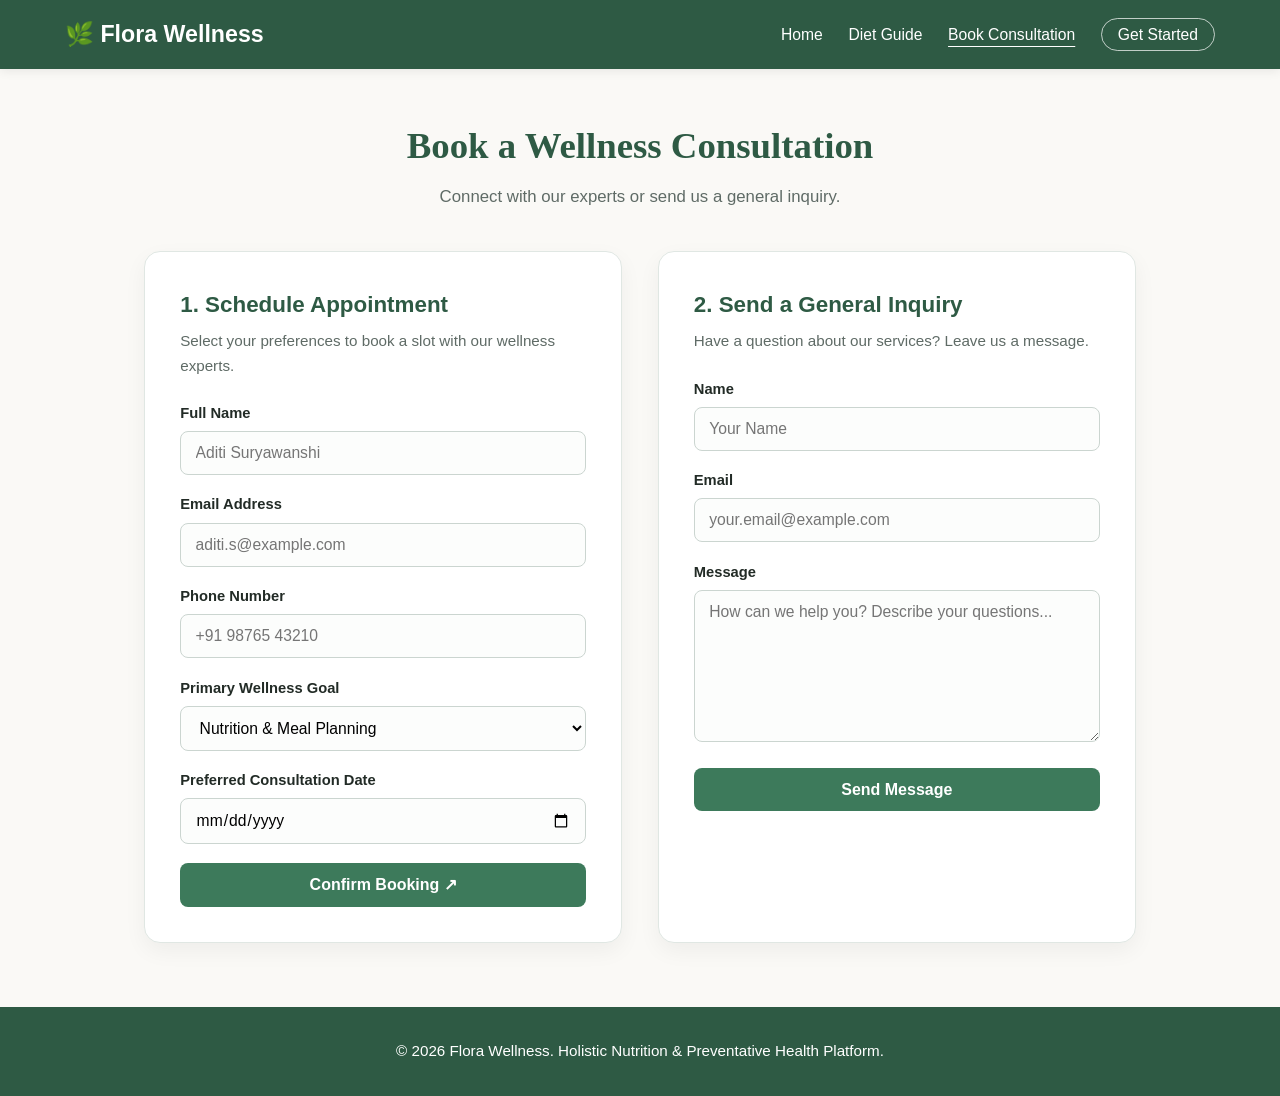
<file: contact.html>
<!DOCTYPE html>
<html lang="en">
<head>
  <meta charset="UTF-8">
  <meta name="viewport" content="width=device-width, initial-scale=1.0">
  <title>Book Consultation | Flora Wellness</title>
  <link rel="stylesheet" href="style.css">
</head>
<body>

<header>
  <nav class="navbar">
    <a href="index.html" class="logo">🌿 Flora Wellness</a>
    <ul class="nav-links">
      <li><a href="index.html">Home</a></li>
      <li><a href="diet-guide.html">Diet Guide</a></li>
      <li><a href="contact.html" class="active">Book Consultation</a></li>
      <li><a href="contact.html" class="nav-pill">Get Started</a></li>
    </ul>
  </nav>
</header>

<div id="statusBanner" class="status-banner"></div>

<div class="container">
  <div class="page-header">
    <h1>Book a Wellness Consultation</h1>
    <p>Connect with our experts or send us a general inquiry.</p>
  </div>

  <div class="forms-grid">
    <!-- Left Card: Schedule Appointment -->
    <div class="form-card">
      <h2>1. Schedule Appointment</h2>
      <p>Select your preferences to book a slot with our wellness experts.</p>
      <form onsubmit="handleFormSubmit(event, 'Success! Your wellness consultation request has been saved.')">
        <div class="form-group">
          <label for="full_name">Full Name</label>
          <input type="text" id="full_name" placeholder="Aditi Suryawanshi" required>
        </div>
        <div class="form-group">
          <label for="email">Email Address</label>
          <input type="email" id="email" placeholder="aditi.s@example.com" required>
        </div>
        <div class="form-group">
          <label for="phone">Phone Number</label>
          <input type="tel" id="phone" placeholder="+91 98765 43210" required>
        </div>
        <div class="form-group">
          <label for="goal">Primary Wellness Goal</label>
          <select id="goal" required>
            <option value="Nutrition & Meal Planning">Nutrition & Meal Planning</option>
            <option value="High-Protein Fitness Diet">High-Protein Fitness Diet</option>
            <option value="Healthy Weight Management">Healthy Weight Management</option>
            <option value="Energy & Lifestyle Routine">Energy & Lifestyle Routine</option>
          </select>
        </div>
        <div class="form-group">
          <label for="date">Preferred Consultation Date</label>
          <input type="date" id="date" required>
        </div>
        <button type="submit" class="btn btn-green">Confirm Booking ↗</button>
      </form>
    </div>

    <!-- Right Card: Send a General Inquiry -->
    <div class="form-card">
      <h2>2. Send a General Inquiry</h2>
      <p>Have a question about our services? Leave us a message.</p>
      <form onsubmit="handleFormSubmit(event, 'Thank you! Your wellness inquiry has been submitted.')">
        <div class="form-group">
          <label for="inq_name">Name</label>
          <input type="text" id="inq_name" placeholder="Your Name" required>
        </div>
        <div class="form-group">
          <label for="inq_email">Email</label>
          <input type="email" id="inq_email" placeholder="your.email@example.com" required>
        </div>
        <div class="form-group">
          <label for="message">Message</label>
          <textarea id="message" rows="7" placeholder="How can we help you? Describe your questions..." required></textarea>
        </div>
        <button type="submit" class="btn btn-green">Send Message</button>
      </form>
    </div>
  </div>
</div>

<footer>
  <p>&copy; 2026 Flora Wellness. Holistic Nutrition & Preventative Health Platform.</p>
</footer>

<script src="script.js"></script>
</body>
</html>
</file>
<file: style.css>
:root {
  --primary-green: #2E5A44;
  --accent-green: #3D7A5B;
  --bg-cream: #FAF9F6;
  --card-white: #FFFFFF;
  --text-dark: #222B26;
  --text-muted: #5F6B66;
  --border-light: #E0E7E3;
}

* {
  box-sizing: border-box;
  margin: 0;
  padding: 0;
}

body {
  font-family: 'Segoe UI', Tahoma, Geneva, Verdana, sans-serif;
  background-color: var(--bg-cream);
  color: var(--text-dark);
  line-height: 1.6;
}

header {
  background-color: var(--primary-green);
  color: #fff;
  padding: 1rem 5%;
  position: sticky;
  top: 0;
  z-index: 100;
  box-shadow: 0 2px 10px rgba(0, 0, 0, 0.08);
}

.navbar {
  display: flex;
  justify-content: space-between;
  align-items: center;
  max-width: 1150px;
  margin: auto;
}

.logo {
  font-size: 1.45rem;
  font-weight: 700;
  color: #fff;
  text-decoration: none;
  display: flex;
  align-items: center;
  gap: 8px;
}

.nav-links {
  list-style: none;
  display: flex;
  align-items: center;
  gap: 1.6rem;
}

.nav-links a {
  color: #fff;
  text-decoration: none;
  font-weight: 500;
  font-size: 0.98rem;
}

.nav-links a:hover,
.nav-links a.active {
  text-decoration: underline;
  text-underline-offset: 6px;
}

.nav-pill {
  border: 1.5px solid rgba(255, 255, 255, 0.7);
  padding: 0.45rem 1rem;
  border-radius: 20px;
}

.status-banner {
  background-color: #3D7A5B;
  color: #fff;
  text-align: center;
  padding: 0.85rem 5%;
  font-weight: 500;
  display: none;
}

.hero {
  background-color: var(--primary-green);
  color: #fff;
  text-align: center;
  padding: 4.5rem 5% 6.5rem;
}

.hero h1 {
  font-family: Georgia, 'Times New Roman', serif;
  font-size: 2.7rem;
  max-width: 720px;
  margin: 0 auto 1rem;
  line-height: 1.25;
}

.hero p {
  max-width: 620px;
  margin: 0 auto 2rem;
  font-size: 1.05rem;
  opacity: 0.92;
}

.hero-buttons {
  display: flex;
  justify-content: center;
  gap: 1rem;
  flex-wrap: wrap;
}

.btn {
  display: inline-block;
  padding: 0.8rem 1.7rem;
  border-radius: 25px;
  text-decoration: none;
  font-weight: 600;
  font-size: 0.98rem;
  border: none;
  cursor: pointer;
  transition: transform 0.2s, background-color 0.2s;
}

.btn:hover {
  transform: translateY(-2px);
}

.btn-cream {
  background-color: var(--bg-cream);
  color: var(--primary-green);
}

.btn-outline {
  background-color: transparent;
  color: #fff;
  border: 1.5px solid rgba(255, 255, 255, 0.75);
}

.btn-green {
  background-color: var(--accent-green);
  color: #fff;
  border-radius: 8px;
  width: 100%;
  font-size: 1rem;
}

.btn-green:hover {
  background-color: var(--primary-green);
}

.calculator-wrapper {
  max-width: 820px;
  margin: -4rem auto 3rem;
  padding: 0 5%;
}

.calculator-card {
  background: var(--card-white);
  border-radius: 16px;
  padding: 2.2rem;
  box-shadow: 0 10px 30px rgba(0, 0, 0, 0.08);
  border: 1px solid var(--border-light);
}

.calculator-card h2 {
  font-family: Georgia, 'Times New Roman', serif;
  color: var(--primary-green);
  font-size: 1.65rem;
  margin-bottom: 1.5rem;
}

.calc-grid {
  display: grid;
  grid-template-columns: 1.2fr 1fr;
  gap: 1.8rem;
  align-items: center;
  margin-bottom: 1.4rem;
}

.calc-result-box {
  background-color: #EBF4EF;
  border: 1.5px solid #B7D7C6;
  border-radius: 12px;
  padding: 1.5rem;
  text-align: center;
}

.calc-result-box small {
  color: var(--text-muted);
  font-weight: 600;
  display: block;
  margin-bottom: 0.3rem;
}

.calc-result-box .protein-number {
  font-size: 2.1rem;
  font-weight: 800;
  color: var(--text-dark);
}

.calc-result-box span {
  font-size: 0.88rem;
  color: var(--text-muted);
}

.container {
  max-width: 1120px;
  margin: 3rem auto;
  padding: 0 5%;
}

.page-header {
  text-align: center;
  margin-bottom: 2.5rem;
}

.page-header h1 {
  font-family: Georgia, 'Times New Roman', serif;
  color: var(--primary-green);
  font-size: 2.3rem;
  margin-bottom: 0.5rem;
}

.page-header p {
  color: var(--text-muted);
  font-size: 1.05rem;
}

.flip-grid {
  display: grid;
  grid-template-columns: repeat(auto-fit, minmax(300px, 1fr));
  gap: 2rem;
}

.flip-card {
  background-color: transparent;
  height: 330px;
  perspective: 1000px;
  cursor: pointer;
}

.flip-card-inner {
  position: relative;
  width: 100%;
  height: 100%;
  text-align: center;
  transition: transform 0.65s;
  transform-style: preserve-3d;
}

.flip-card:hover .flip-card-inner,
.flip-card.flipped .flip-card-inner {
  transform: rotateY(180deg);
}

.flip-card-front,
.flip-card-back {
  position: absolute;
  width: 100%;
  height: 100%;
  backface-visibility: hidden;
  border-radius: 16px;
  padding: 2rem;
  display: flex;
  flex-direction: column;
  justify-content: center;
  align-items: center;
  border: 1px solid var(--border-light);
  box-shadow: 0 8px 20px rgba(0, 0, 0, 0.05);
}

.flip-card-front {
  background-color: var(--card-white);
}

.meal-icon {
  font-size: 4rem;
  margin-bottom: 1rem;
}

.meal-tag {
  font-size: 0.85rem;
  color: var(--text-muted);
  text-transform: uppercase;
  letter-spacing: 0.8px;
  margin-bottom: 0.3rem;
}

.flip-card-front h3 {
  font-size: 1.35rem;
  color: var(--text-dark);
  margin-bottom: 1rem;
}

.flip-hint {
  font-size: 0.9rem;
  color: var(--primary-green);
  font-weight: 600;
}

.flip-card-back {
  background-color: var(--primary-green);
  color: #fff;
  transform: rotateY(180deg);
}

.flip-card-back h3 {
  font-family: Georgia, 'Times New Roman', serif;
  font-size: 1.45rem;
  margin-bottom: 1rem;
  border-bottom: 1px solid rgba(255, 255, 255, 0.25);
  padding-bottom: 0.5rem;
  width: 80%;
}

.macro-row {
  display: flex;
  justify-content: space-between;
  width: 75%;
  font-size: 1.05rem;
  margin: 0.35rem 0;
}

.forms-grid {
  display: grid;
  grid-template-columns: repeat(auto-fit, minmax(340px, 1fr));
  gap: 2.2rem;
}

.form-card {
  background: var(--card-white);
  padding: 2.2rem;
  border-radius: 16px;
  border: 1px solid var(--border-light);
  box-shadow: 0 8px 22px rgba(0, 0, 0, 0.05);
}

.form-card h2 {
  color: var(--primary-green);
  font-size: 1.4rem;
  margin-bottom: 0.4rem;
}

.form-card > p {
  color: var(--text-muted);
  font-size: 0.95rem;
  margin-bottom: 1.5rem;
}

.form-group {
  margin-bottom: 1.15rem;
}

.form-group label {
  display: block;
  font-weight: 600;
  font-size: 0.92rem;
  margin-bottom: 0.35rem;
  color: var(--text-dark);
}

.form-group input,
.form-group select,
.form-group textarea {
  width: 100%;
  padding: 0.75rem 0.9rem;
  border: 1px solid #CBD5D0;
  border-radius: 8px;
  font-size: 0.98rem;
  font-family: inherit;
  background-color: #FCFDFC;
}

/* Info Section Below Calculator */
.info-section {
  max-width: 1100px;
  margin: 50px auto;
  padding: 0 20px;
}

.info-grid {
  display: grid;
  grid-template-columns: repeat(auto-fit, minmax(300px, 1fr));
  gap: 32px;
  align-items: center;
}

.info-text h2 {
  color: var(--primary-green);
  margin-bottom: 14px;
}

.info-text p {
  line-height: 1.7;
  margin-bottom: 14px;
  color: #333;
}

.info-images {
  display: grid;
  grid-template-columns: repeat(auto-fit, minmax(220px, 1fr));
  gap: 16px;
}

.home-feature-img {
  width: 100%;
  height: 240px;
  object-fit: cover;
  border-radius: 16px;
  box-shadow: 0 8px 20px rgba(46, 90, 68, 0.12);
}

/* Alternating Zig-Zag Meal Guide (Matches Sketch) */
.zigzag-meal-section {
  max-width: 1050px;
  margin: 70px auto 50px;
  padding: 0 24px;
}

.zigzag-meal-section h2 {
  text-align: center;
  color: var(--primary-green);
  font-size: 1.9rem;
  margin-bottom: 8px;
}

.zigzag-subtitle {
  text-align: center;
  color: #555;
  margin-bottom: 48px;
}

.zigzag-row {
  display: flex;
  align-items: center;
  justify-content: space-between;
  gap: 44px;
  margin-bottom: 48px;
}

.zigzag-row.reverse {
  flex-direction: row-reverse;
}

.zigzag-img-box {
  flex: 0 0 340px;
}

.zigzag-img-box img {
  width: 100%;
  height: 225px;
  object-fit: cover;
  border-radius: 16px;
  box-shadow: 0 10px 24px rgba(46, 90, 68, 0.14);
  display: block;
}

.zigzag-text {
  flex: 1;
  text-align: left;
}

.meal-pill {
  display: inline-block;
  background-color: #eaf3ee;
  color: var(--primary-green);
  font-size: 0.82rem;
  font-weight: 600;
  padding: 5px 14px;
  border-radius: 20px;
  margin-bottom: 12px;
}

.zigzag-text h3 {
  color: var(--primary-green);
  font-size: 1.45rem;
  margin: 0 0 12px;
}

.zigzag-text p {
  color: #3a3a3a;
  line-height: 1.75;
  margin: 0 0 12px;
  font-size: 1rem;
}

.macro-inline {
  color: var(--primary-green) !important;
  font-size: 0.92rem !important;
}

@media (max-width: 768px) {
  .zigzag-row,
  .zigzag-row.reverse {
    flex-direction: column;
    gap: 20px;
  }
  .zigzag-img-box {
    flex: none;
    width: 100%;
  }
  .zigzag-img-box img {
    height: 230px;
  }
}
footer {
  background-color: var(--primary-green);
  color: #fff;
  text-align: center;
  padding: 2rem 5%;
  margin-top: 4rem;
  font-size: 0.95rem;
}

@media (max-width: 768px) {
  .navbar {
    flex-direction: column;
    gap: 1rem;
  }
  .nav-links {
    flex-wrap: wrap;
    justify-content: center;
  }
  .hero h1 {
    font-size: 2rem;
  }
  .calc-grid {
    grid-template-columns: 1fr;
  }
}
</file>
